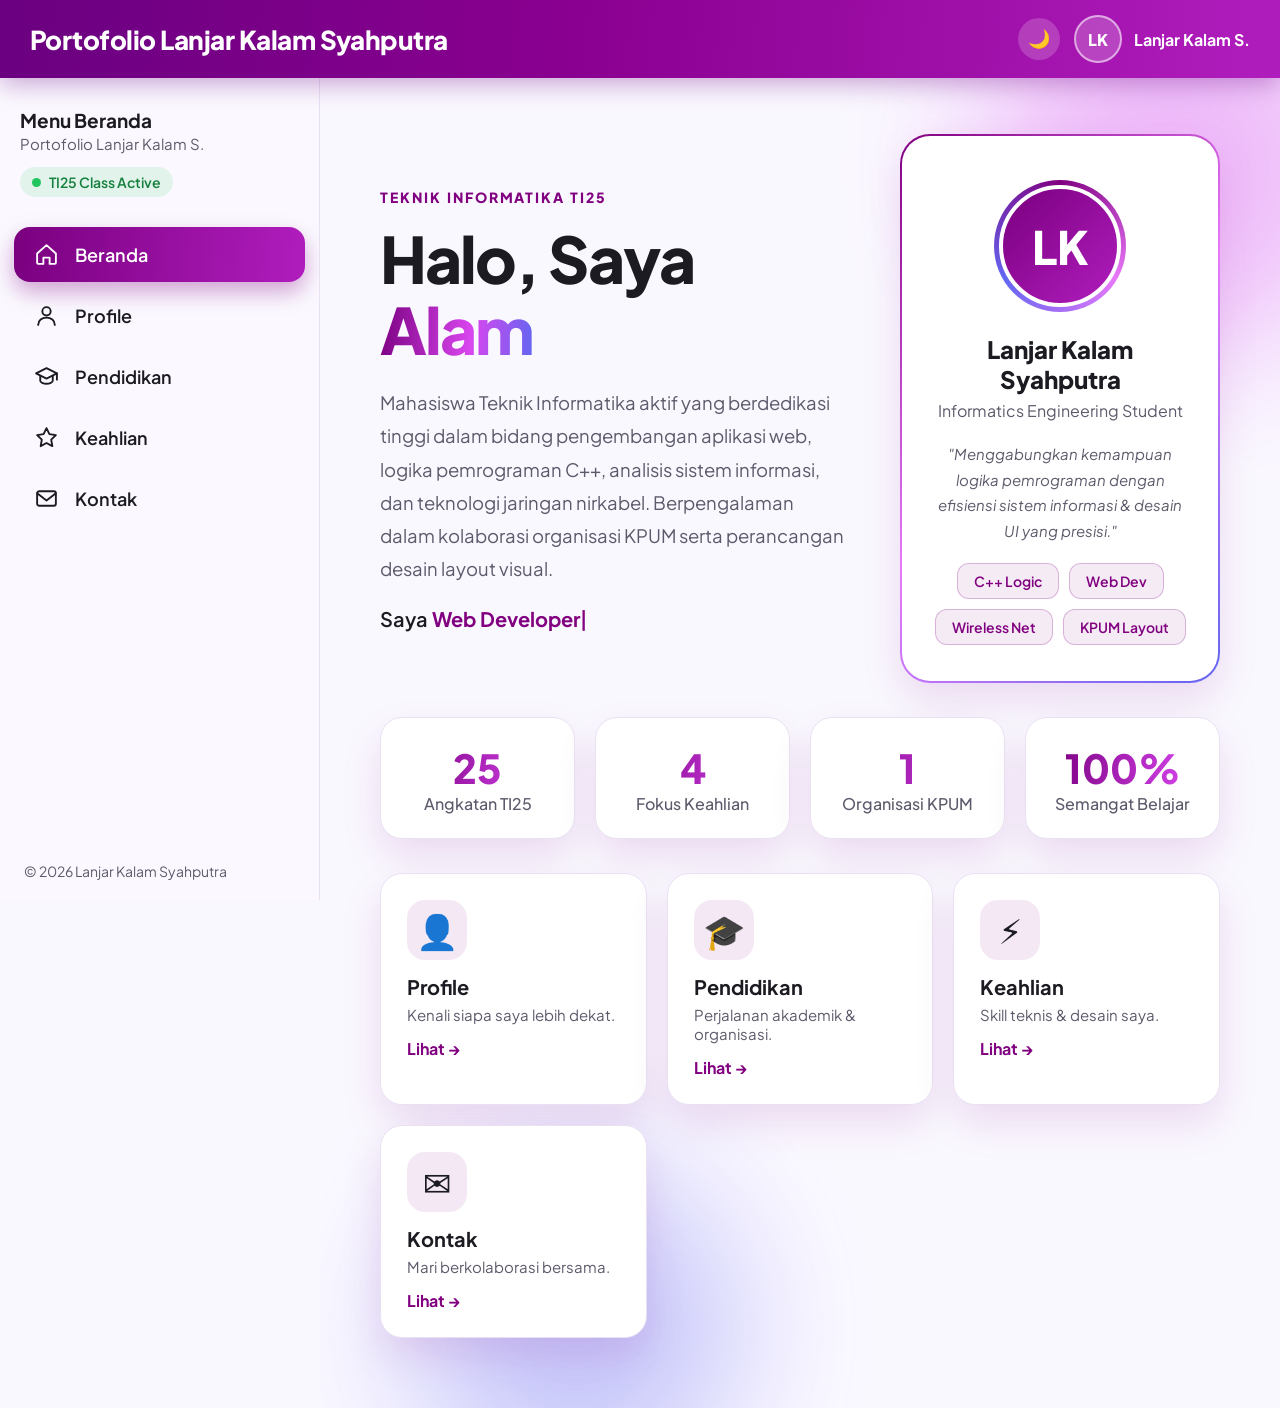
<file: index.html>
<!DOCTYPE html>
<html lang="id">

<head>
  <meta charset="UTF-8">
  <meta name="viewport" content="width=device-width, initial-scale=1">
  <title>Beranda | Portofolio Lanjar Kalam Syahputra</title>
  <link rel="preconnect" href="https://fonts.googleapis.com">
  <link href="https://fonts.googleapis.com/css2?family=Plus+Jakarta+Sans:wght@400;500;600;700;800&display=swap"
    rel="stylesheet">
  <link rel="stylesheet" href="style.css">
  <script src="script.js"></script>
</head>

<body>
  <header class="topbar">
    <button class="burger" id="burger" aria-label="Buka menu">☰</button>
    <a class="logo" href="index.html">Portofolio Lanjar Kalam Syahputra</a>
    <div class="top-right">
      <button class="theme" id="theme" aria-label="Ganti tema">🌙</button>
      <div class="user"><span class="av">LK</span><b>Lanjar Kalam S.</b></div>
    </div>
  </header>
  <div class="layout">
    <aside class="sidebar" id="sidebar">
      <div class="side-head">
        <h3>Menu Beranda</h3>
        <p>Portofolio Lanjar Kalam S.</p>
        <div class="live"><i></i>TI25 Class Active</div>
      </div>
      <nav class="nav">
        <a href="index.html" class="active"><svg viewBox="0 0 24 24">
            <path d="M3 11l9-8 9 8v9a1 1 0 0 1-1 1h-5v-6H9v6H4a1 1 0 0 1-1-1z" />
          </svg><span>Beranda</span></a>
        <a href="profile.html"><svg viewBox="0 0 24 24">
            <circle cx="12" cy="8" r="4" />
            <path d="M4 21c0-4.4 3.6-7 8-7s8 2.6 8 7" />
          </svg><span>Profile</span></a>
        <a href="pendidikan.html"><svg viewBox="0 0 24 24">
            <path d="M2 9l10-5 10 5-10 5z" />
            <path d="M6 11.5V16c0 1.5 3 3 6 3s6-1.5 6-3v-4.5" />
            <path d="M22 9v6" />
          </svg><span>Pendidikan</span></a>
        <a href="keahlian.html"><svg viewBox="0 0 24 24">
            <path d="M12 3l2.8 5.8 6.2.9-4.5 4.4 1.1 6.2L12 17.3 6.4 20.3l1.1-6.2L3 9.7l6.2-.9z" />
          </svg><span>Keahlian</span></a>
        <a href="kontak.html"><svg viewBox="0 0 24 24">
            <rect x="3" y="5" width="18" height="14" rx="2" />
            <path d="M3 7l9 7 9-7" />
          </svg><span>Kontak</span></a>
      </nav>
      <div class="side-foot">© 2026 Lanjar Kalam Syahputra</div>
    </aside>
    <main class="main">
      <div class="blob b1"></div>
      <div class="blob b2"></div>

      <section class="hero">
        <div class="hero-text">
          <span class="eyebrow">Teknik Informatika TI25</span>
          <h1>Halo, Saya<br><span class="grad">Alam </span></h1>
          <p class="lead">Mahasiswa Teknik Informatika aktif yang berdedikasi tinggi dalam bidang pengembangan aplikasi
            web, logika pemrograman C++, analisis sistem informasi, dan teknologi jaringan nirkabel. Berpengalaman dalam
            kolaborasi organisasi KPUM serta perancangan desain layout visual.</p>
          <div class="typing">Saya <b id="typed"></b><span class="caret">|</span></div>
        </div>
        <aside class="pcard">
          <div class="ring">
            <div class="avatar">LK</div>
          </div>
          <h2>Lanjar Kalam Syahputra</h2>
          <div class="role">Informatics Engineering Student</div>
          <p class="quote">"Menggabungkan kemampuan logika pemrograman dengan efisiensi sistem informasi &amp; desain UI
            yang presisi."</p>
          <div class="chips"><span>C++ Logic</span><span>Web Dev</span><span>Wireless Net</span><span>KPUM Layout</span>
          </div>
        </aside>
      </section>
      <section class="stats">
        <div class="stat reveal"><b data-count="25">0</b><span>Angkatan TI25</span></div>
        <div class="stat reveal"><b data-count="4">0</b><span>Fokus Keahlian</span></div>
        <div class="stat reveal"><b data-count="1">0</b><span>Organisasi KPUM</span></div>
        <div class="stat reveal"><b>100%</b><span>Semangat Belajar</span></div>
      </section>
      <section class="quick">
        <a class="qcard reveal" href="profile.html">
          <div class="qi">👤</div>
          <h3>Profile</h3>
          <p>Kenali siapa saya lebih dekat.</p><span>Lihat →</span>
        </a>
        <a class="qcard reveal" href="pendidikan.html">
          <div class="qi">🎓</div>
          <h3>Pendidikan</h3>
          <p>Perjalanan akademik &amp; organisasi.</p><span>Lihat →</span>
        </a>
        <a class="qcard reveal" href="keahlian.html">
          <div class="qi">⚡</div>
          <h3>Keahlian</h3>
          <p>Skill teknis &amp; desain saya.</p><span>Lihat →</span>
        </a>
        <a class="qcard reveal" href="kontak.html">
          <div class="qi">✉️</div>
          <h3>Kontak</h3>
          <p>Mari berkolaborasi bersama.</p><span>Lihat →</span>
        </a>
      </section>
    </main>
  </div>
</body>

</html>
</file>
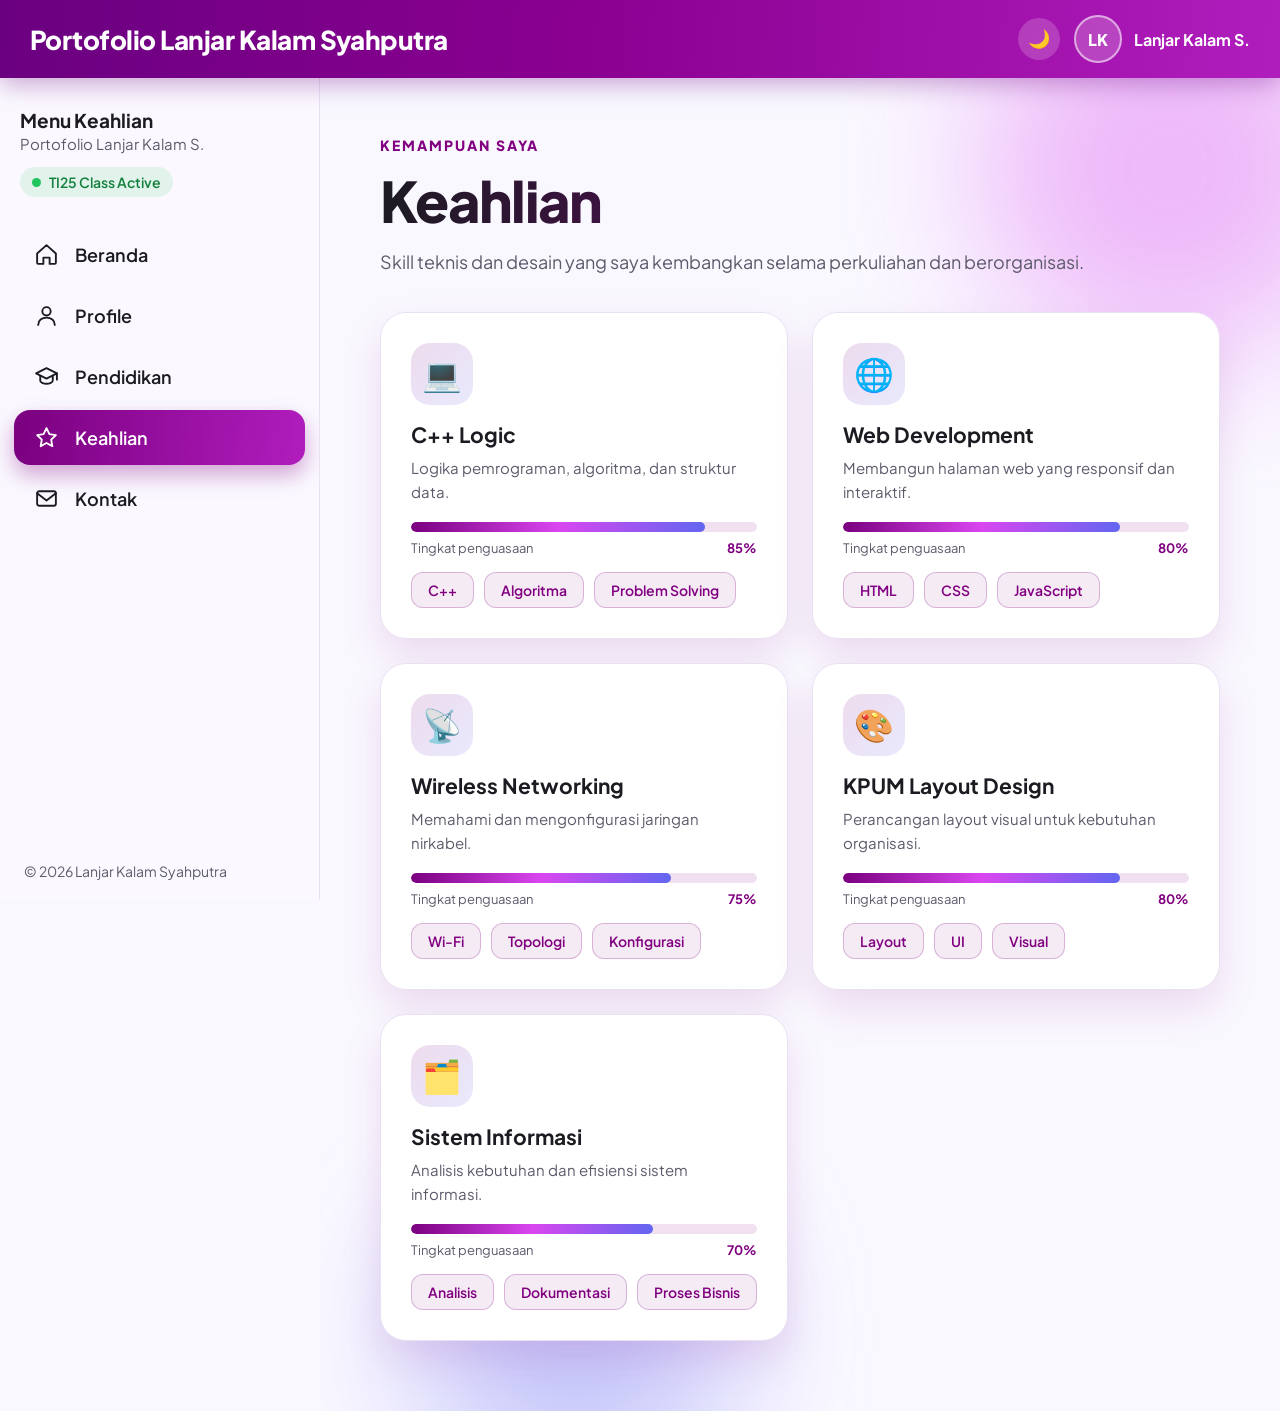
<file: Keahlian.html>
<!DOCTYPE html>
<html lang="id">

<head>
    <meta charset="UTF-8">
    <meta name="viewport" content="width=device-width, initial-scale=1">
    <title>Keahlian | Portofolio Lanjar Kalam Syahputra</title>
    <link rel="preconnect" href="https://fonts.googleapis.com">
    <link href="https://fonts.googleapis.com/css2?family=Plus+Jakarta+Sans:wght@400;500;600;700;800&display=swap"
        rel="stylesheet">
    <link rel="stylesheet" href="style.css">
    <script src="script.js"></script>
</head>

<body>
    <header class="topbar">
        <button class="burger" id="burger" aria-label="Buka menu">☰</button>
        <a class="logo" href="index.html">Portofolio Lanjar Kalam Syahputra</a>
        <div class="top-right">
            <button class="theme" id="theme" aria-label="Ganti tema">🌙</button>
            <div class="user"><span class="av">LK</span><b>Lanjar Kalam S.</b></div>
        </div>
    </header>
    <div class="layout">
        <aside class="sidebar" id="sidebar">
            <div class="side-head">
                <h3>Menu Keahlian</h3>
                <p>Portofolio Lanjar Kalam S.</p>
                <div class="live"><i></i>TI25 Class Active</div>
            </div>
            <nav class="nav">
                <a href="index.html"><svg viewBox="0 0 24 24">
                        <path d="M3 11l9-8 9 8v9a1 1 0 0 1-1 1h-5v-6H9v6H4a1 1 0 0 1-1-1z" />
                    </svg><span>Beranda</span></a>
                <a href="profile.html"><svg viewBox="0 0 24 24">
                        <circle cx="12" cy="8" r="4" />
                        <path d="M4 21c0-4.4 3.6-7 8-7s8 2.6 8 7" />
                    </svg><span>Profile</span></a>
                <a href="pendidikan.html"><svg viewBox="0 0 24 24">
                        <path d="M2 9l10-5 10 5-10 5z" />
                        <path d="M6 11.5V16c0 1.5 3 3 6 3s6-1.5 6-3v-4.5" />
                        <path d="M22 9v6" />
                    </svg><span>Pendidikan</span></a>
                <a href="keahlian.html" class="active"><svg viewBox="0 0 24 24">
                        <path d="M12 3l2.8 5.8 6.2.9-4.5 4.4 1.1 6.2L12 17.3 6.4 20.3l1.1-6.2L3 9.7l6.2-.9z" />
                    </svg><span>Keahlian</span></a>
                <a href="kontak.html"><svg viewBox="0 0 24 24">
                        <rect x="3" y="5" width="18" height="14" rx="2" />
                        <path d="M3 7l9 7 9-7" />
                    </svg><span>Kontak</span></a>
            </nav>
            <div class="side-foot">© 2026 Lanjar Kalam Syahputra</div>
        </aside>
        <main class="main">
            <div class="blob b1"></div>
            <div class="blob b2"></div>
            <div class="phead reveal"><span class="eyebrow">Kemampuan Saya</span>
                <h1>Keahlian</h1>
                <p>Skill teknis dan desain yang saya kembangkan selama perkuliahan dan berorganisasi.</p>
            </div>
            <section class="skills">
                <article class="skill reveal">
                    <div class="si">💻</div>
                    <h3>C++ Logic</h3>
                    <p>Logika pemrograman, algoritma, dan struktur data.</p>
                    <div class="bar">
                        <div class="fill" data-w="85"></div>
                    </div>
                    <div class="pct"><span>Tingkat penguasaan</span><b>85%</b></div>
                    <div class="chips left"><span>C++</span><span>Algoritma</span><span>Problem Solving</span></div>
                </article>
                <article class="skill reveal">
                    <div class="si">🌐</div>
                    <h3>Web Development</h3>
                    <p>Membangun halaman web yang responsif dan interaktif.</p>
                    <div class="bar">
                        <div class="fill" data-w="80"></div>
                    </div>
                    <div class="pct"><span>Tingkat penguasaan</span><b>80%</b></div>
                    <div class="chips left"><span>HTML</span><span>CSS</span><span>JavaScript</span></div>
                </article>
                <article class="skill reveal">
                    <div class="si">📡</div>
                    <h3>Wireless Networking</h3>
                    <p>Memahami dan mengonfigurasi jaringan nirkabel.</p>
                    <div class="bar">
                        <div class="fill" data-w="75"></div>
                    </div>
                    <div class="pct"><span>Tingkat penguasaan</span><b>75%</b></div>
                    <div class="chips left"><span>Wi-Fi</span><span>Topologi</span><span>Konfigurasi</span></div>
                </article>
                <article class="skill reveal">
                    <div class="si">🎨</div>
                    <h3>KPUM Layout Design</h3>
                    <p>Perancangan layout visual untuk kebutuhan organisasi.</p>
                    <div class="bar">
                        <div class="fill" data-w="80"></div>
                    </div>
                    <div class="pct"><span>Tingkat penguasaan</span><b>80%</b></div>
                    <div class="chips left"><span>Layout</span><span>UI</span><span>Visual</span></div>
                </article>
                <article class="skill reveal">
                    <div class="si">🗂️</div>
                    <h3>Sistem Informasi</h3>
                    <p>Analisis kebutuhan dan efisiensi sistem informasi.</p>
                    <div class="bar">
                        <div class="fill" data-w="70"></div>
                    </div>
                    <div class="pct"><span>Tingkat penguasaan</span><b>70%</b></div>
                    <div class="chips left"><span>Analisis</span><span>Dokumentasi</span><span>Proses Bisnis</span>
                    </div>
                </article>
            </section>
        </main>
    </div>
</body>

</html>
</file>
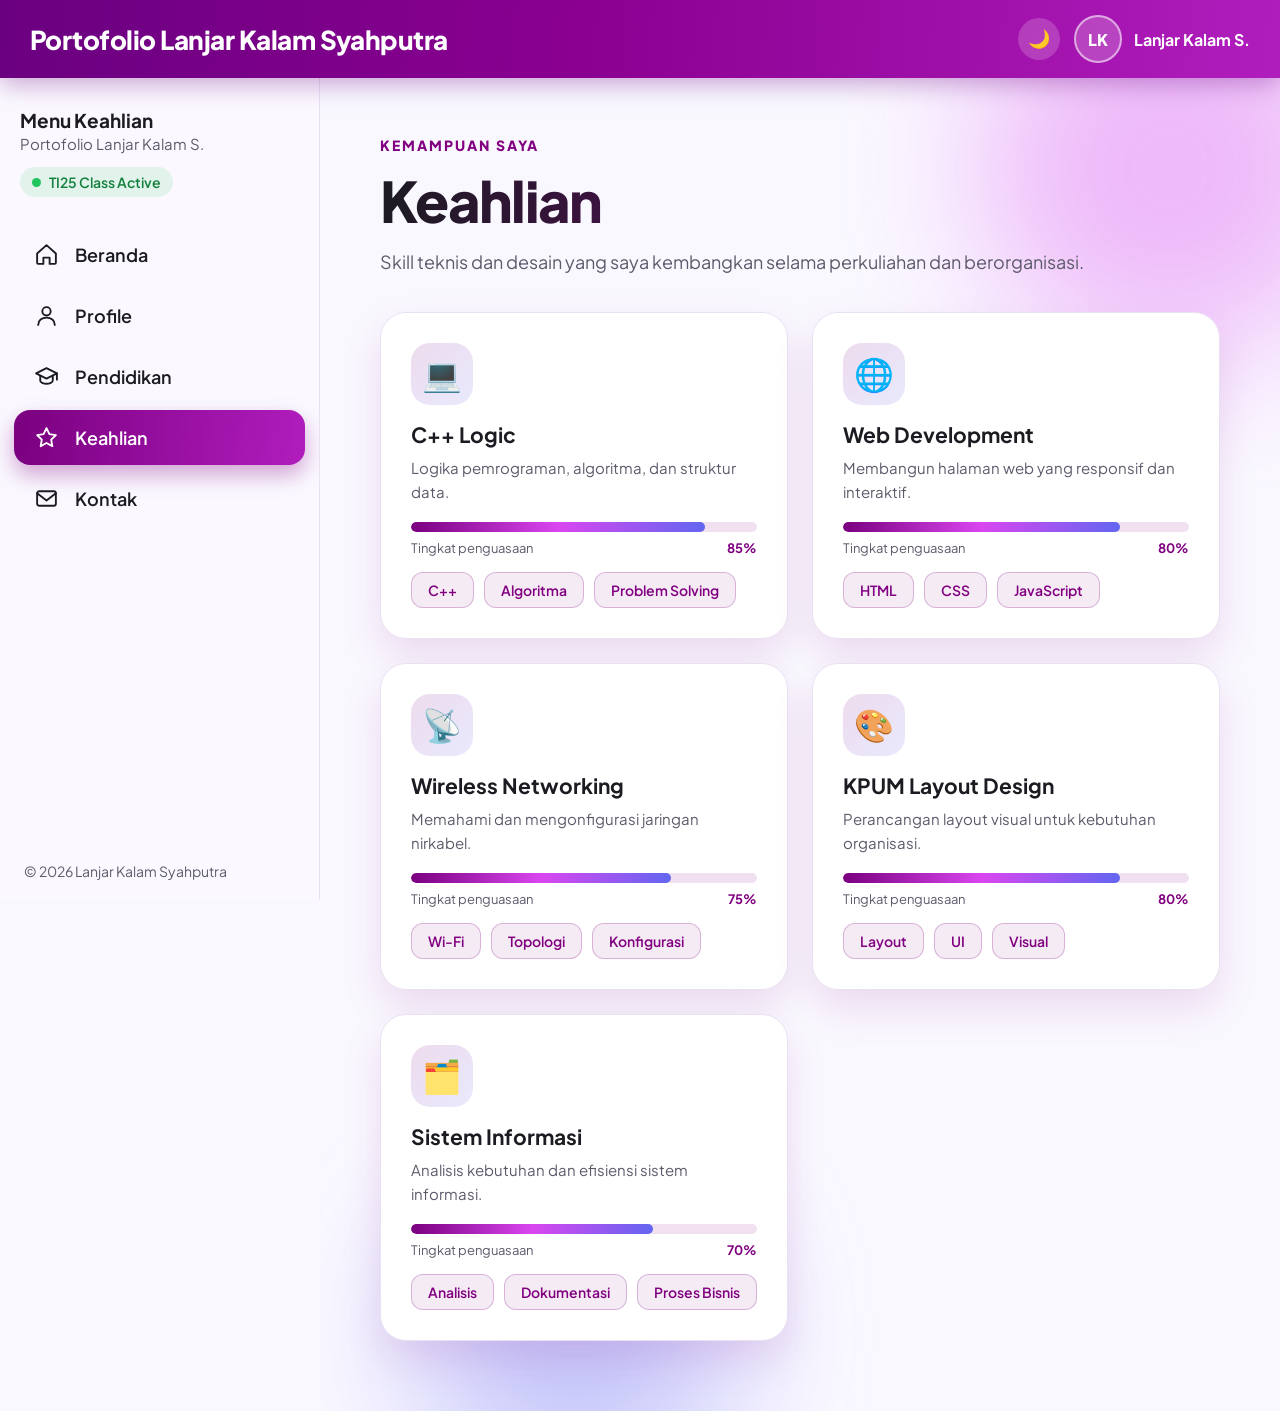
<file: keahlian.html>
<!DOCTYPE html>
<html lang="id">

<head>
    <meta charset="UTF-8">
    <meta name="viewport" content="width=device-width, initial-scale=1">
    <title>Keahlian | Portofolio Lanjar Kalam Syahputra</title>
    <link rel="preconnect" href="https://fonts.googleapis.com">
    <link href="https://fonts.googleapis.com/css2?family=Plus+Jakarta+Sans:wght@400;500;600;700;800&display=swap"
        rel="stylesheet">
    <link rel="stylesheet" href="style.css">
    <script src="script.js"></script>
</head>

<body>
    <header class="topbar">
        <button class="burger" id="burger" aria-label="Buka menu">☰</button>
        <a class="logo" href="index.html">Portofolio Lanjar Kalam Syahputra</a>
        <div class="top-right">
            <button class="theme" id="theme" aria-label="Ganti tema">🌙</button>
            <div class="user"><span class="av">LK</span><b>Lanjar Kalam S.</b></div>
        </div>
    </header>
    <div class="layout">
        <aside class="sidebar" id="sidebar">
            <div class="side-head">
                <h3>Menu Keahlian</h3>
                <p>Portofolio Lanjar Kalam S.</p>
                <div class="live"><i></i>TI25 Class Active</div>
            </div>
            <nav class="nav">
                <a href="index.html"><svg viewBox="0 0 24 24">
                        <path d="M3 11l9-8 9 8v9a1 1 0 0 1-1 1h-5v-6H9v6H4a1 1 0 0 1-1-1z" />
                    </svg><span>Beranda</span></a>
                <a href="profile.html"><svg viewBox="0 0 24 24">
                        <circle cx="12" cy="8" r="4" />
                        <path d="M4 21c0-4.4 3.6-7 8-7s8 2.6 8 7" />
                    </svg><span>Profile</span></a>
                <a href="pendidikan.html"><svg viewBox="0 0 24 24">
                        <path d="M2 9l10-5 10 5-10 5z" />
                        <path d="M6 11.5V16c0 1.5 3 3 6 3s6-1.5 6-3v-4.5" />
                        <path d="M22 9v6" />
                    </svg><span>Pendidikan</span></a>
                <a href="keahlian.html" class="active"><svg viewBox="0 0 24 24">
                        <path d="M12 3l2.8 5.8 6.2.9-4.5 4.4 1.1 6.2L12 17.3 6.4 20.3l1.1-6.2L3 9.7l6.2-.9z" />
                    </svg><span>Keahlian</span></a>
                <a href="kontak.html"><svg viewBox="0 0 24 24">
                        <rect x="3" y="5" width="18" height="14" rx="2" />
                        <path d="M3 7l9 7 9-7" />
                    </svg><span>Kontak</span></a>
            </nav>
            <div class="side-foot">© 2026 Lanjar Kalam Syahputra</div>
        </aside>
        <main class="main">
            <div class="blob b1"></div>
            <div class="blob b2"></div>
            <div class="phead reveal"><span class="eyebrow">Kemampuan Saya</span>
                <h1>Keahlian</h1>
                <p>Skill teknis dan desain yang saya kembangkan selama perkuliahan dan berorganisasi.</p>
            </div>
            <section class="skills">
                <article class="skill reveal">
                    <div class="si">💻</div>
                    <h3>C++ Logic</h3>
                    <p>Logika pemrograman, algoritma, dan struktur data.</p>
                    <div class="bar">
                        <div class="fill" data-w="85"></div>
                    </div>
                    <div class="pct"><span>Tingkat penguasaan</span><b>85%</b></div>
                    <div class="chips left"><span>C++</span><span>Algoritma</span><span>Problem Solving</span></div>
                </article>
                <article class="skill reveal">
                    <div class="si">🌐</div>
                    <h3>Web Development</h3>
                    <p>Membangun halaman web yang responsif dan interaktif.</p>
                    <div class="bar">
                        <div class="fill" data-w="80"></div>
                    </div>
                    <div class="pct"><span>Tingkat penguasaan</span><b>80%</b></div>
                    <div class="chips left"><span>HTML</span><span>CSS</span><span>JavaScript</span></div>
                </article>
                <article class="skill reveal">
                    <div class="si">📡</div>
                    <h3>Wireless Networking</h3>
                    <p>Memahami dan mengonfigurasi jaringan nirkabel.</p>
                    <div class="bar">
                        <div class="fill" data-w="75"></div>
                    </div>
                    <div class="pct"><span>Tingkat penguasaan</span><b>75%</b></div>
                    <div class="chips left"><span>Wi-Fi</span><span>Topologi</span><span>Konfigurasi</span></div>
                </article>
                <article class="skill reveal">
                    <div class="si">🎨</div>
                    <h3>KPUM Layout Design</h3>
                    <p>Perancangan layout visual untuk kebutuhan organisasi.</p>
                    <div class="bar">
                        <div class="fill" data-w="80"></div>
                    </div>
                    <div class="pct"><span>Tingkat penguasaan</span><b>80%</b></div>
                    <div class="chips left"><span>Layout</span><span>UI</span><span>Visual</span></div>
                </article>
                <article class="skill reveal">
                    <div class="si">🗂️</div>
                    <h3>Sistem Informasi</h3>
                    <p>Analisis kebutuhan dan efisiensi sistem informasi.</p>
                    <div class="bar">
                        <div class="fill" data-w="70"></div>
                    </div>
                    <div class="pct"><span>Tingkat penguasaan</span><b>70%</b></div>
                    <div class="chips left"><span>Analisis</span><span>Dokumentasi</span><span>Proses Bisnis</span>
                    </div>
                </article>
            </section>
        </main>
    </div>
</body>

</html>
</file>
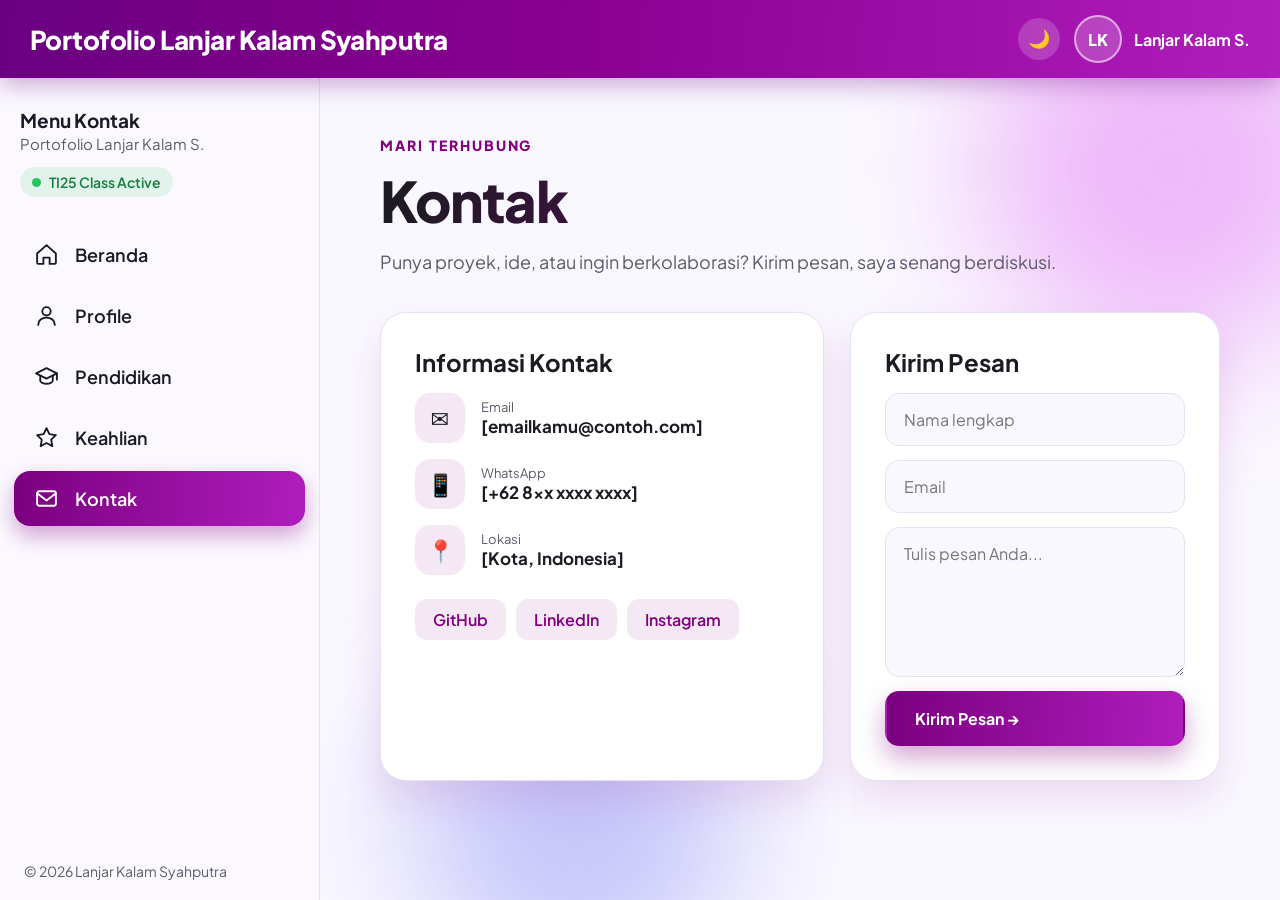
<file: Kontak.html>
<!DOCTYPE html>
<html lang="id">

<head>
    <meta charset="UTF-8">
    <meta name="viewport" content="width=device-width, initial-scale=1">
    <title>Kontak | Portofolio Lanjar Kalam Syahputra</title>
    <link rel="preconnect" href="https://fonts.googleapis.com">
    <link href="https://fonts.googleapis.com/css2?family=Plus+Jakarta+Sans:wght@400;500;600;700;800&display=swap"
        rel="stylesheet">
    <link rel="stylesheet" href="style.css">
    <script src="script.js"></script>
</head>

<body>
    <header class="topbar">
        <button class="burger" id="burger" aria-label="Buka menu">☰</button>
        <a class="logo" href="index.html">Portofolio Lanjar Kalam Syahputra</a>
        <div class="top-right">
            <button class="theme" id="theme" aria-label="Ganti tema">🌙</button>
            <div class="user"><span class="av">LK</span><b>Lanjar Kalam S.</b></div>
        </div>
    </header>
    <div class="layout">
        <aside class="sidebar" id="sidebar">
            <div class="side-head">
                <h3>Menu Kontak</h3>
                <p>Portofolio Lanjar Kalam S.</p>
                <div class="live"><i></i>TI25 Class Active</div>
            </div>
            <nav class="nav">
                <a href="index.html"><svg viewBox="0 0 24 24">
                        <path d="M3 11l9-8 9 8v9a1 1 0 0 1-1 1h-5v-6H9v6H4a1 1 0 0 1-1-1z" />
                    </svg><span>Beranda</span></a>
                <a href="profile.html"><svg viewBox="0 0 24 24">
                        <circle cx="12" cy="8" r="4" />
                        <path d="M4 21c0-4.4 3.6-7 8-7s8 2.6 8 7" />
                    </svg><span>Profile</span></a>
                <a href="pendidikan.html"><svg viewBox="0 0 24 24">
                        <path d="M2 9l10-5 10 5-10 5z" />
                        <path d="M6 11.5V16c0 1.5 3 3 6 3s6-1.5 6-3v-4.5" />
                        <path d="M22 9v6" />
                    </svg><span>Pendidikan</span></a>
                <a href="keahlian.html"><svg viewBox="0 0 24 24">
                        <path d="M12 3l2.8 5.8 6.2.9-4.5 4.4 1.1 6.2L12 17.3 6.4 20.3l1.1-6.2L3 9.7l6.2-.9z" />
                    </svg><span>Keahlian</span></a>
                <a href="kontak.html" class="active"><svg viewBox="0 0 24 24">
                        <rect x="3" y="5" width="18" height="14" rx="2" />
                        <path d="M3 7l9 7 9-7" />
                    </svg><span>Kontak</span></a>
            </nav>
            <div class="side-foot">© 2026 Lanjar Kalam Syahputra</div>
        </aside>
        <main class="main">
            <div class="blob b1"></div>
            <div class="blob b2"></div>
            <div class="phead reveal"><span class="eyebrow">Mari Terhubung</span>
                <h1>Kontak</h1>
                <p>Punya proyek, ide, atau ingin berkolaborasi? Kirim pesan, saya senang berdiskusi.</p>
            </div>
            <section class="two">
                <article class="card reveal">
                    <h2>Informasi Kontak</h2>
                    <ul class="facts">
                        <li><i>✉️</i>
                            <div><small>Email</small><b>[emailkamu@contoh.com]</b></div>
                        </li>
                        <li><i>📱</i>
                            <div><small>WhatsApp</small><b>[+62 8xx xxxx xxxx]</b></div>
                        </li>
                        <li><i>📍</i>
                            <div><small>Lokasi</small><b>[Kota, Indonesia]</b></div>
                        </li>
                    </ul>
                    <div class="social"><a href="#">GitHub</a><a href="#">LinkedIn</a><a href="#">Instagram</a></div>
                </article>
                <article class="card reveal">
                    <h2>Kirim Pesan</h2>
                    <form id="contact-form">
                        <input type="text" placeholder="Nama lengkap" required>
                        <input type="email" placeholder="Email" required>
                        <textarea placeholder="Tulis pesan Anda..." required></textarea>
                        <button class="btn primary" type="submit">Kirim Pesan →</button>
                        <div class="ok" id="ok">Terima kasih! Pesan Anda sudah terkirim.</div>
                    </form>
                </article>
            </section>
        </main>
    </div>
</body>

</html>
</file>
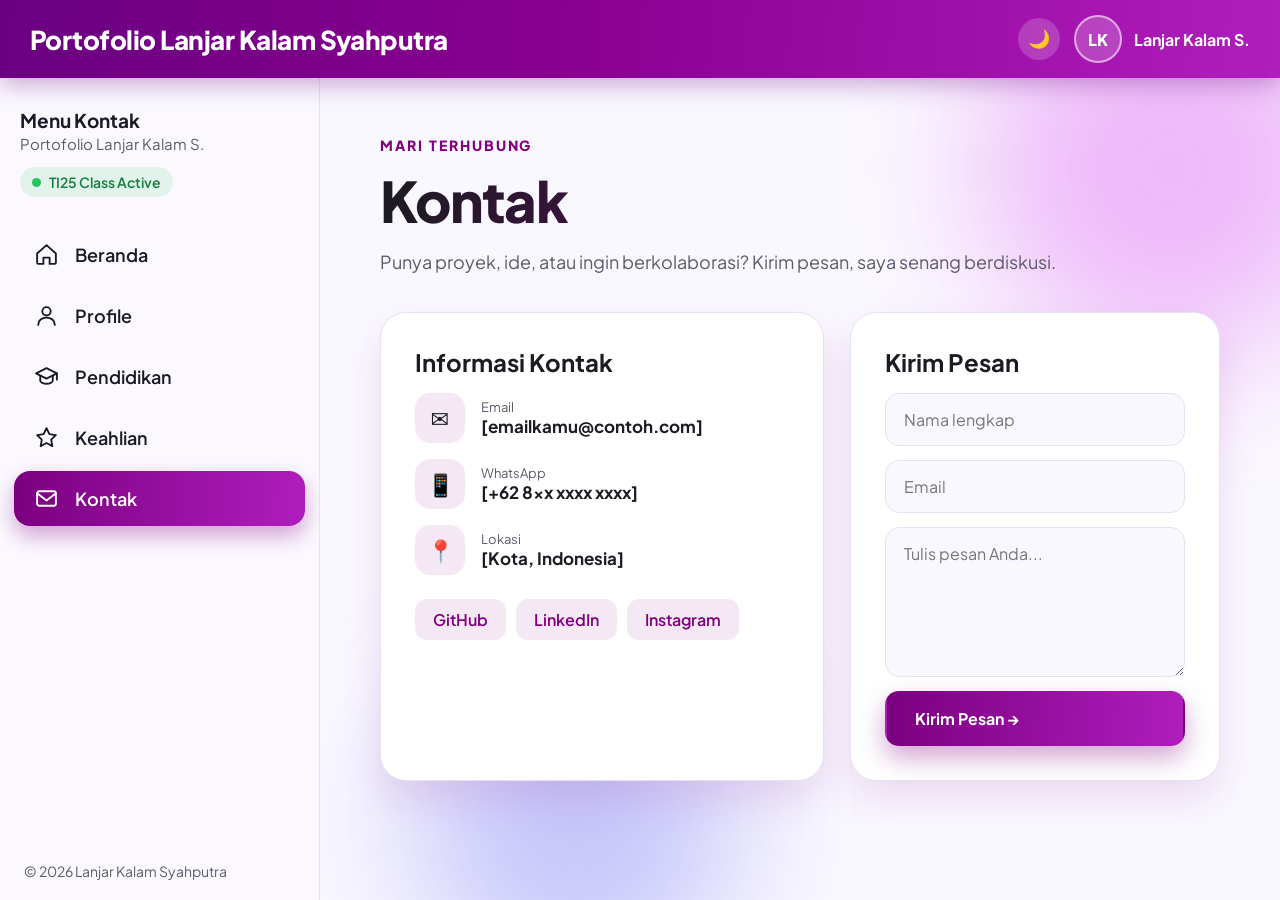
<file: kontak.html>
<!DOCTYPE html>
<html lang="id">

<head>
    <meta charset="UTF-8">
    <meta name="viewport" content="width=device-width, initial-scale=1">
    <title>Kontak | Portofolio Lanjar Kalam Syahputra</title>
    <link rel="preconnect" href="https://fonts.googleapis.com">
    <link href="https://fonts.googleapis.com/css2?family=Plus+Jakarta+Sans:wght@400;500;600;700;800&display=swap"
        rel="stylesheet">
    <link rel="stylesheet" href="style.css">
    <script src="script.js"></script>
</head>

<body>
    <header class="topbar">
        <button class="burger" id="burger" aria-label="Buka menu">☰</button>
        <a class="logo" href="index.html">Portofolio Lanjar Kalam Syahputra</a>
        <div class="top-right">
            <button class="theme" id="theme" aria-label="Ganti tema">🌙</button>
            <div class="user"><span class="av">LK</span><b>Lanjar Kalam S.</b></div>
        </div>
    </header>
    <div class="layout">
        <aside class="sidebar" id="sidebar">
            <div class="side-head">
                <h3>Menu Kontak</h3>
                <p>Portofolio Lanjar Kalam S.</p>
                <div class="live"><i></i>TI25 Class Active</div>
            </div>
            <nav class="nav">
                <a href="index.html"><svg viewBox="0 0 24 24">
                        <path d="M3 11l9-8 9 8v9a1 1 0 0 1-1 1h-5v-6H9v6H4a1 1 0 0 1-1-1z" />
                    </svg><span>Beranda</span></a>
                <a href="profile.html"><svg viewBox="0 0 24 24">
                        <circle cx="12" cy="8" r="4" />
                        <path d="M4 21c0-4.4 3.6-7 8-7s8 2.6 8 7" />
                    </svg><span>Profile</span></a>
                <a href="pendidikan.html"><svg viewBox="0 0 24 24">
                        <path d="M2 9l10-5 10 5-10 5z" />
                        <path d="M6 11.5V16c0 1.5 3 3 6 3s6-1.5 6-3v-4.5" />
                        <path d="M22 9v6" />
                    </svg><span>Pendidikan</span></a>
                <a href="keahlian.html"><svg viewBox="0 0 24 24">
                        <path d="M12 3l2.8 5.8 6.2.9-4.5 4.4 1.1 6.2L12 17.3 6.4 20.3l1.1-6.2L3 9.7l6.2-.9z" />
                    </svg><span>Keahlian</span></a>
                <a href="kontak.html" class="active"><svg viewBox="0 0 24 24">
                        <rect x="3" y="5" width="18" height="14" rx="2" />
                        <path d="M3 7l9 7 9-7" />
                    </svg><span>Kontak</span></a>
            </nav>
            <div class="side-foot">© 2026 Lanjar Kalam Syahputra</div>
        </aside>
        <main class="main">
            <div class="blob b1"></div>
            <div class="blob b2"></div>
            <div class="phead reveal"><span class="eyebrow">Mari Terhubung</span>
                <h1>Kontak</h1>
                <p>Punya proyek, ide, atau ingin berkolaborasi? Kirim pesan, saya senang berdiskusi.</p>
            </div>
            <section class="two">
                <article class="card reveal">
                    <h2>Informasi Kontak</h2>
                    <ul class="facts">
                        <li><i>✉️</i>
                            <div><small>Email</small><b>[emailkamu@contoh.com]</b></div>
                        </li>
                        <li><i>📱</i>
                            <div><small>WhatsApp</small><b>[+62 8xx xxxx xxxx]</b></div>
                        </li>
                        <li><i>📍</i>
                            <div><small>Lokasi</small><b>[Kota, Indonesia]</b></div>
                        </li>
                    </ul>
                    <div class="social"><a href="#">GitHub</a><a href="#">LinkedIn</a><a href="#">Instagram</a></div>
                </article>
                <article class="card reveal">
                    <h2>Kirim Pesan</h2>
                    <form id="contact-form">
                        <input type="text" placeholder="Nama lengkap" required>
                        <input type="email" placeholder="Email" required>
                        <textarea placeholder="Tulis pesan Anda..." required></textarea>
                        <button class="btn primary" type="submit">Kirim Pesan →</button>
                        <div class="ok" id="ok">Terima kasih! Pesan Anda sudah terkirim.</div>
                    </form>
                </article>
            </section>
        </main>
    </div>
</body>

</html>
</file>
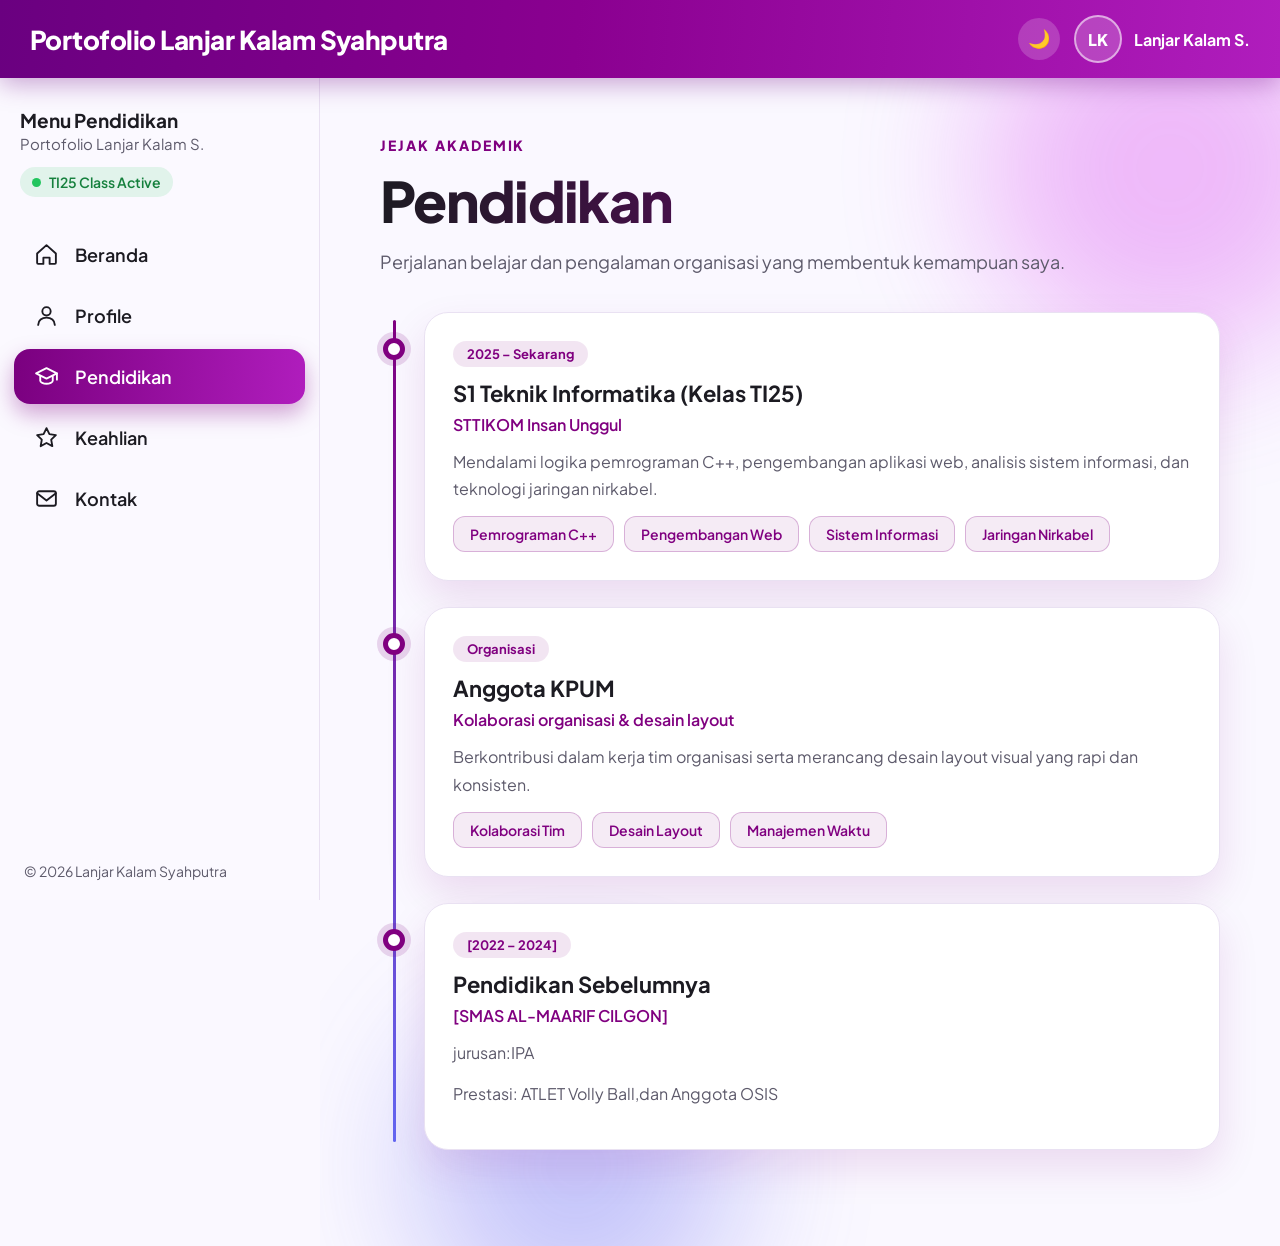
<file: pendidikan.html>
<!DOCTYPE html>
<html lang="id">

<head>
    <meta charset="UTF-8">
    <meta name="viewport" content="width=device-width, initial-scale=1">
    <title>Pendidikan | Portofolio Lanjar Kalam Syahputra</title>
    <link rel="preconnect" href="https://fonts.googleapis.com">
    <link href="https://fonts.googleapis.com/css2?family=Plus+Jakarta+Sans:wght@400;500;600;700;800&display=swap"
        rel="stylesheet">
    <link rel="stylesheet" href="style.css">
    <script src="script.js"></script>
</head>

<body>
    <header class="topbar">
        <button class="burger" id="burger" aria-label="Buka menu">☰</button>
        <a class="logo" href="index.html">Portofolio Lanjar Kalam Syahputra</a>
        <div class="top-right">
            <button class="theme" id="theme" aria-label="Ganti tema">🌙</button>
            <div class="user"><span class="av">LK</span><b>Lanjar Kalam S.</b></div>
        </div>
    </header>
    <div class="layout">
        <aside class="sidebar" id="sidebar">
            <div class="side-head">
                <h3>Menu Pendidikan</h3>
                <p>Portofolio Lanjar Kalam S.</p>
                <div class="live"><i></i>TI25 Class Active</div>
            </div>
            <nav class="nav">
                <a href="index.html"><svg viewBox="0 0 24 24">
                        <path d="M3 11l9-8 9 8v9a1 1 0 0 1-1 1h-5v-6H9v6H4a1 1 0 0 1-1-1z" />
                    </svg><span>Beranda</span></a>
                <a href="profile.html"><svg viewBox="0 0 24 24">
                        <circle cx="12" cy="8" r="4" />
                        <path d="M4 21c0-4.4 3.6-7 8-7s8 2.6 8 7" />
                    </svg><span>Profile</span></a>
                <a href="pendidikan.html" class="active"><svg viewBox="0 0 24 24">
                        <path d="M2 9l10-5 10 5-10 5z" />
                        <path d="M6 11.5V16c0 1.5 3 3 6 3s6-1.5 6-3v-4.5" />
                        <path d="M22 9v6" />
                    </svg><span>Pendidikan</span></a>
                <a href="keahlian.html"><svg viewBox="0 0 24 24">
                        <path d="M12 3l2.8 5.8 6.2.9-4.5 4.4 1.1 6.2L12 17.3 6.4 20.3l1.1-6.2L3 9.7l6.2-.9z" />
                    </svg><span>Keahlian</span></a>
                <a href="kontak.html"><svg viewBox="0 0 24 24">
                        <rect x="3" y="5" width="18" height="14" rx="2" />
                        <path d="M3 7l9 7 9-7" />
                    </svg><span>Kontak</span></a>
            </nav>
            <div class="side-foot">© 2026 Lanjar Kalam Syahputra</div>
        </aside>
        <main class="main">
            <div class="blob b1"></div>
            <div class="blob b2"></div>
            <div class="phead reveal"><span class="eyebrow">Jejak Akademik</span>
                <h1>Pendidikan</h1>
                <p>Perjalanan belajar dan pengalaman organisasi yang membentuk kemampuan saya.</p>
            </div>
            <section class="timeline">
                <article class="tl reveal">
                    <div class="dot"></div>
                    <div class="tl-card">
                        <span class="date">2025 – Sekarang</span>
                        <h3>S1 Teknik Informatika (Kelas TI25)</h3>
                        <p class="inst">STTIKOM Insan Unggul</p>
                        <p>Mendalami logika pemrograman C++, pengembangan aplikasi web, analisis sistem informasi, dan
                            teknologi jaringan nirkabel.</p>
                        <div class="chips left"><span>Pemrograman C++</span><span>Pengembangan Web</span><span>Sistem
                                Informasi</span><span>Jaringan Nirkabel</span></div>
                    </div>
                </article>
                <article class="tl reveal">
                    <div class="dot"></div>
                    <div class="tl-card">
                        <span class="date">Organisasi</span>
                        <h3>Anggota KPUM</h3>
                        <p class="inst">Kolaborasi organisasi &amp; desain layout</p>
                        <p>Berkontribusi dalam kerja tim organisasi serta merancang desain layout visual yang rapi dan
                            konsisten.</p>
                        <div class="chips left"><span>Kolaborasi Tim</span><span>Desain Layout</span><span>Manajemen
                                Waktu</span></div>
                    </div>
                </article>
                <article class="tl reveal">
                    <div class="dot"></div>
                    <div class="tl-card">
                        <span class="date">[2022 – 2024]</span>
                        <h3>Pendidikan Sebelumnya</h3>
                        <p class="inst">[SMAS AL-MAARIF CILGON]</p>
                        <p>jurusan:IPA</p>
                        <p>Prestasi: ATLET Volly Ball,dan Anggota OSIS</p>
                    </div>
                </article>
            </section>
        </main>
    </div>
</body>

</html>
</file>
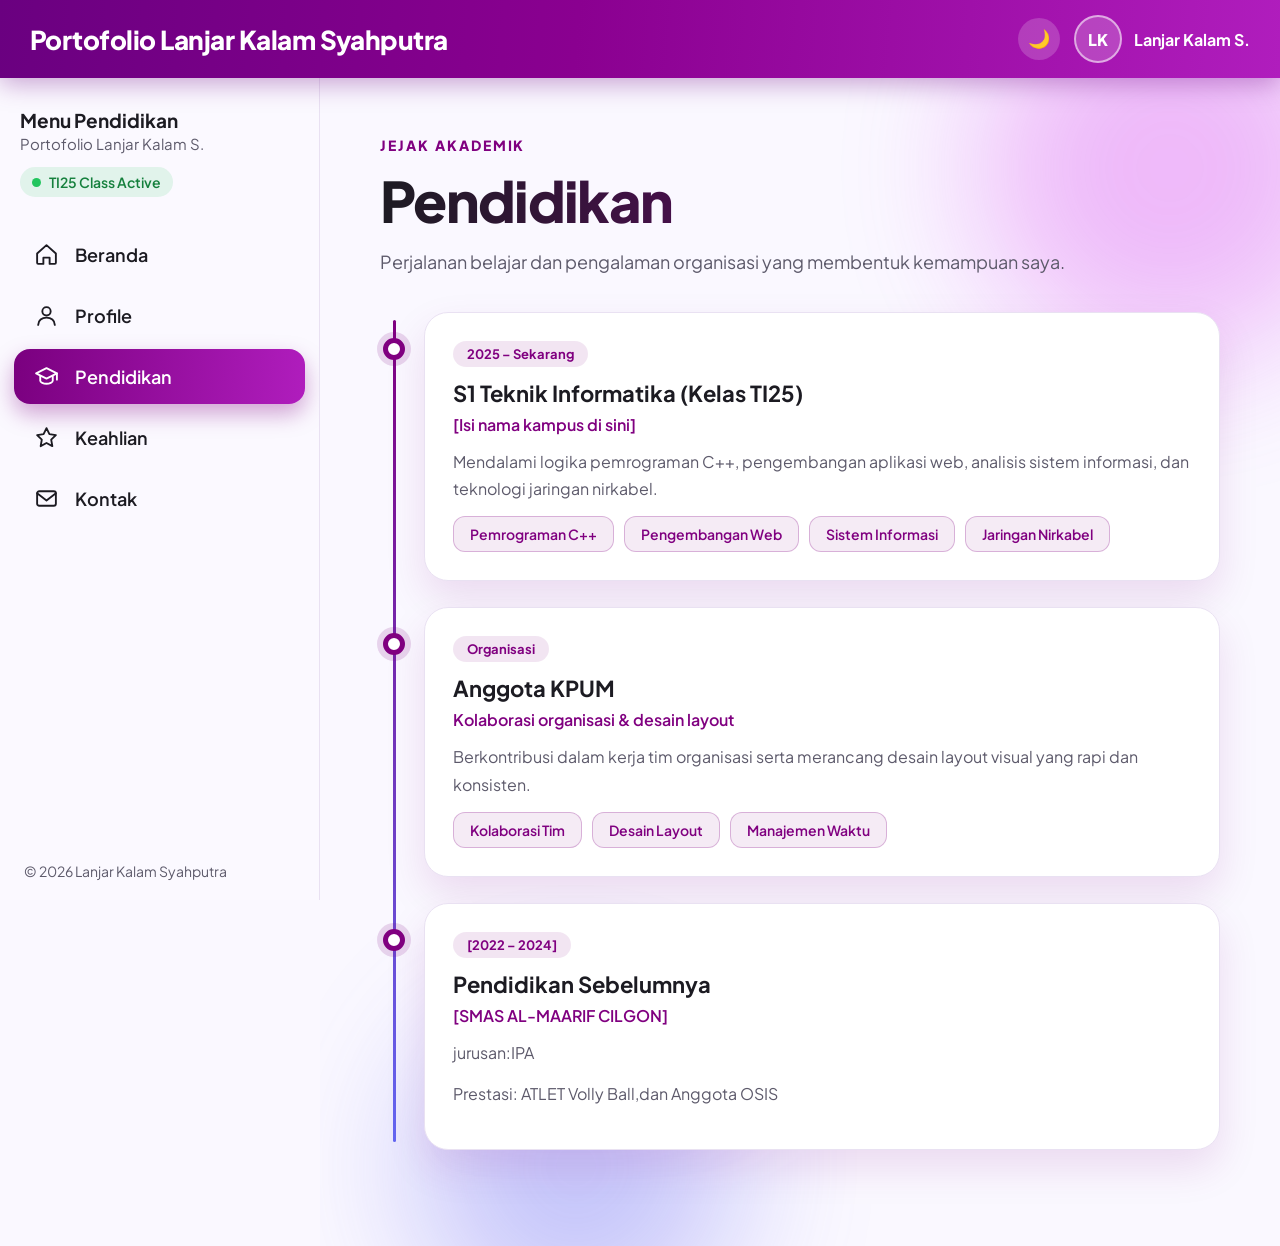
<file: Pendidikan.html>
<!DOCTYPE html>
<html lang="id">

<head>
    <meta charset="UTF-8">
    <meta name="viewport" content="width=device-width, initial-scale=1">
    <title>Pendidikan | Portofolio Lanjar Kalam Syahputra</title>
    <link rel="preconnect" href="https://fonts.googleapis.com">
    <link href="https://fonts.googleapis.com/css2?family=Plus+Jakarta+Sans:wght@400;500;600;700;800&display=swap"
        rel="stylesheet">
    <link rel="stylesheet" href="style.css">
    <script src="script.js"></script>
</head>

<body>
    <header class="topbar">
        <button class="burger" id="burger" aria-label="Buka menu">☰</button>
        <a class="logo" href="index.html">Portofolio Lanjar Kalam Syahputra</a>
        <div class="top-right">
            <button class="theme" id="theme" aria-label="Ganti tema">🌙</button>
            <div class="user"><span class="av">LK</span><b>Lanjar Kalam S.</b></div>
        </div>
    </header>
    <div class="layout">
        <aside class="sidebar" id="sidebar">
            <div class="side-head">
                <h3>Menu Pendidikan</h3>
                <p>Portofolio Lanjar Kalam S.</p>
                <div class="live"><i></i>TI25 Class Active</div>
            </div>
            <nav class="nav">
                <a href="index.html"><svg viewBox="0 0 24 24">
                        <path d="M3 11l9-8 9 8v9a1 1 0 0 1-1 1h-5v-6H9v6H4a1 1 0 0 1-1-1z" />
                    </svg><span>Beranda</span></a>
                <a href="profile.html"><svg viewBox="0 0 24 24">
                        <circle cx="12" cy="8" r="4" />
                        <path d="M4 21c0-4.4 3.6-7 8-7s8 2.6 8 7" />
                    </svg><span>Profile</span></a>
                <a href="pendidikan.html" class="active"><svg viewBox="0 0 24 24">
                        <path d="M2 9l10-5 10 5-10 5z" />
                        <path d="M6 11.5V16c0 1.5 3 3 6 3s6-1.5 6-3v-4.5" />
                        <path d="M22 9v6" />
                    </svg><span>Pendidikan</span></a>
                <a href="keahlian.html"><svg viewBox="0 0 24 24">
                        <path d="M12 3l2.8 5.8 6.2.9-4.5 4.4 1.1 6.2L12 17.3 6.4 20.3l1.1-6.2L3 9.7l6.2-.9z" />
                    </svg><span>Keahlian</span></a>
                <a href="kontak.html"><svg viewBox="0 0 24 24">
                        <rect x="3" y="5" width="18" height="14" rx="2" />
                        <path d="M3 7l9 7 9-7" />
                    </svg><span>Kontak</span></a>
            </nav>
            <div class="side-foot">© 2026 Lanjar Kalam Syahputra</div>
        </aside>
        <main class="main">
            <div class="blob b1"></div>
            <div class="blob b2"></div>
            <div class="phead reveal"><span class="eyebrow">Jejak Akademik</span>
                <h1>Pendidikan</h1>
                <p>Perjalanan belajar dan pengalaman organisasi yang membentuk kemampuan saya.</p>
            </div>
            <section class="timeline">
                <article class="tl reveal">
                    <div class="dot"></div>
                    <div class="tl-card">
                        <span class="date">2025 – Sekarang</span>
                        <h3>S1 Teknik Informatika (Kelas TI25)</h3>
                        <p class="inst">[Isi nama kampus di sini]</p>
                        <p>Mendalami logika pemrograman C++, pengembangan aplikasi web, analisis sistem informasi, dan
                            teknologi jaringan nirkabel.</p>
                        <div class="chips left"><span>Pemrograman C++</span><span>Pengembangan Web</span><span>Sistem
                                Informasi</span><span>Jaringan Nirkabel</span></div>
                    </div>
                </article>
                <article class="tl reveal">
                    <div class="dot"></div>
                    <div class="tl-card">
                        <span class="date">Organisasi</span>
                        <h3>Anggota KPUM</h3>
                        <p class="inst">Kolaborasi organisasi &amp; desain layout</p>
                        <p>Berkontribusi dalam kerja tim organisasi serta merancang desain layout visual yang rapi dan
                            konsisten.</p>
                        <div class="chips left"><span>Kolaborasi Tim</span><span>Desain Layout</span><span>Manajemen
                                Waktu</span></div>
                    </div>
                </article>
                <article class="tl reveal">
                    <div class="dot"></div>
                    <div class="tl-card">
                        <span class="date">[2022 – 2024]</span>
                        <h3>Pendidikan Sebelumnya</h3>
                        <p class="inst">[SMAS AL-MAARIF CILGON]</p>
                        <p>jurusan:IPA</p>
                        <p>Prestasi: ATLET Volly Ball,dan Anggota OSIS</p>
                    </div>
                </article>
            </section>
        </main>
    </div>
</body>

</html>
</file>
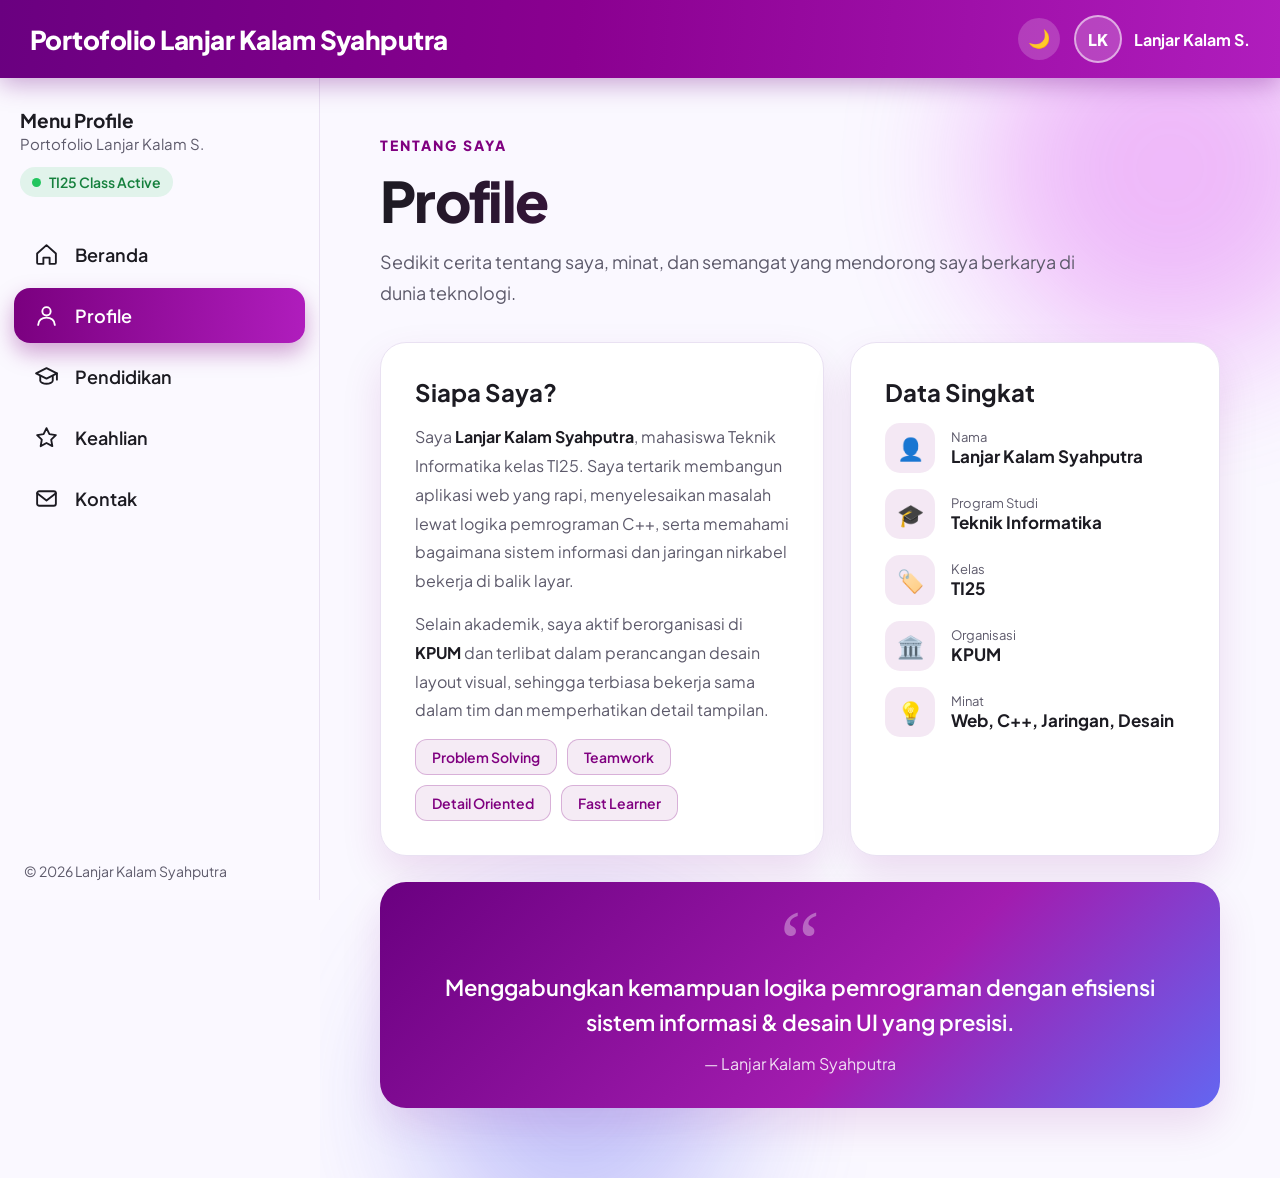
<file: Profile.html>
<!DOCTYPE html>
<html lang="id">

<head>
    <meta charset="UTF-8">
    <meta name="viewport" content="width=device-width, initial-scale=1">
    <title>Profile | Portofolio Lanjar Kalam Syahputra</title>
    <link rel="preconnect" href="https://fonts.googleapis.com">
    <link href="https://fonts.googleapis.com/css2?family=Plus+Jakarta+Sans:wght@400;500;600;700;800&display=swap"
        rel="stylesheet">
    <link rel="stylesheet" href="style.css">
    <script src="script.js"></script>
</head>

<body>
    <header class="topbar">
        <button class="burger" id="burger" aria-label="Buka menu">☰</button>
        <a class="logo" href="index.html">Portofolio Lanjar Kalam Syahputra</a>
        <div class="top-right">
            <button class="theme" id="theme" aria-label="Ganti tema">🌙</button>
            <div class="user"><span class="av">LK</span><b>Lanjar Kalam S.</b></div>
        </div>
    </header>
    <div class="layout">
        <aside class="sidebar" id="sidebar">
            <div class="side-head">
                <h3>Menu Profile</h3>
                <p>Portofolio Lanjar Kalam S.</p>
                <div class="live"><i></i>TI25 Class Active</div>
            </div>
            <nav class="nav">
                <a href="index.html"><svg viewBox="0 0 24 24">
                        <path d="M3 11l9-8 9 8v9a1 1 0 0 1-1 1h-5v-6H9v6H4a1 1 0 0 1-1-1z" />
                    </svg><span>Beranda</span></a>
                <a href="profile.html" class="active"><svg viewBox="0 0 24 24">
                        <circle cx="12" cy="8" r="4" />
                        <path d="M4 21c0-4.4 3.6-7 8-7s8 2.6 8 7" />
                    </svg><span>Profile</span></a>
                <a href="pendidikan.html"><svg viewBox="0 0 24 24">
                        <path d="M2 9l10-5 10 5-10 5z" />
                        <path d="M6 11.5V16c0 1.5 3 3 6 3s6-1.5 6-3v-4.5" />
                        <path d="M22 9v6" />
                    </svg><span>Pendidikan</span></a>
                <a href="keahlian.html"><svg viewBox="0 0 24 24">
                        <path d="M12 3l2.8 5.8 6.2.9-4.5 4.4 1.1 6.2L12 17.3 6.4 20.3l1.1-6.2L3 9.7l6.2-.9z" />
                    </svg><span>Keahlian</span></a>
                <a href="kontak.html"><svg viewBox="0 0 24 24">
                        <rect x="3" y="5" width="18" height="14" rx="2" />
                        <path d="M3 7l9 7 9-7" />
                    </svg><span>Kontak</span></a>
            </nav>
            <div class="side-foot">© 2026 Lanjar Kalam Syahputra</div>
        </aside>
        <main class="main">
            <div class="blob b1"></div>
            <div class="blob b2"></div>
            <div class="phead reveal"><span class="eyebrow">Tentang Saya</span>
                <h1>Profile</h1>
                <p>Sedikit cerita tentang saya, minat, dan semangat yang mendorong saya berkarya di dunia teknologi.</p>
            </div>
            <section class="two">
                <article class="card reveal">
                    <h2>Siapa Saya?</h2>
                    <p>Saya <b>Lanjar Kalam Syahputra</b>, mahasiswa Teknik Informatika kelas TI25. Saya tertarik
                        membangun aplikasi web yang rapi, menyelesaikan masalah lewat logika pemrograman C++, serta
                        memahami bagaimana sistem informasi dan jaringan nirkabel bekerja di balik layar.</p>
                    <p>Selain akademik, saya aktif berorganisasi di <b>KPUM</b> dan terlibat dalam perancangan desain
                        layout visual, sehingga terbiasa bekerja sama dalam tim dan memperhatikan detail tampilan.</p>
                    <div class="chips left"><span>Problem Solving</span><span>Teamwork</span><span>Detail
                            Oriented</span><span>Fast Learner</span></div>
                </article>
                <article class="card reveal">
                    <h2>Data Singkat</h2>
                    <ul class="facts">
                        <li><i>👤</i>
                            <div><small>Nama</small><b>Lanjar Kalam Syahputra</b></div>
                        </li>
                        <li><i>🎓</i>
                            <div><small>Program Studi</small><b>Teknik Informatika</b></div>
                        </li>
                        <li><i>🏷️</i>
                            <div><small>Kelas</small><b>TI25</b></div>
                        </li>
                        <li><i>🏛️</i>
                            <div><small>Organisasi</small><b>KPUM</b></div>
                        </li>
                        <li><i>💡</i>
                            <div><small>Minat</small><b>Web, C++, Jaringan, Desain</b></div>
                        </li>
                    </ul>
                </article>
            </section>
            <section class="card reveal quote-big">
                <div class="qm">“</div>
                <p>Menggabungkan kemampuan logika pemrograman dengan efisiensi sistem informasi &amp; desain UI yang
                    presisi.</p>
                <span>— Lanjar Kalam Syahputra</span>
            </section>
        </main>
    </div>
</body>

</html>
</file>
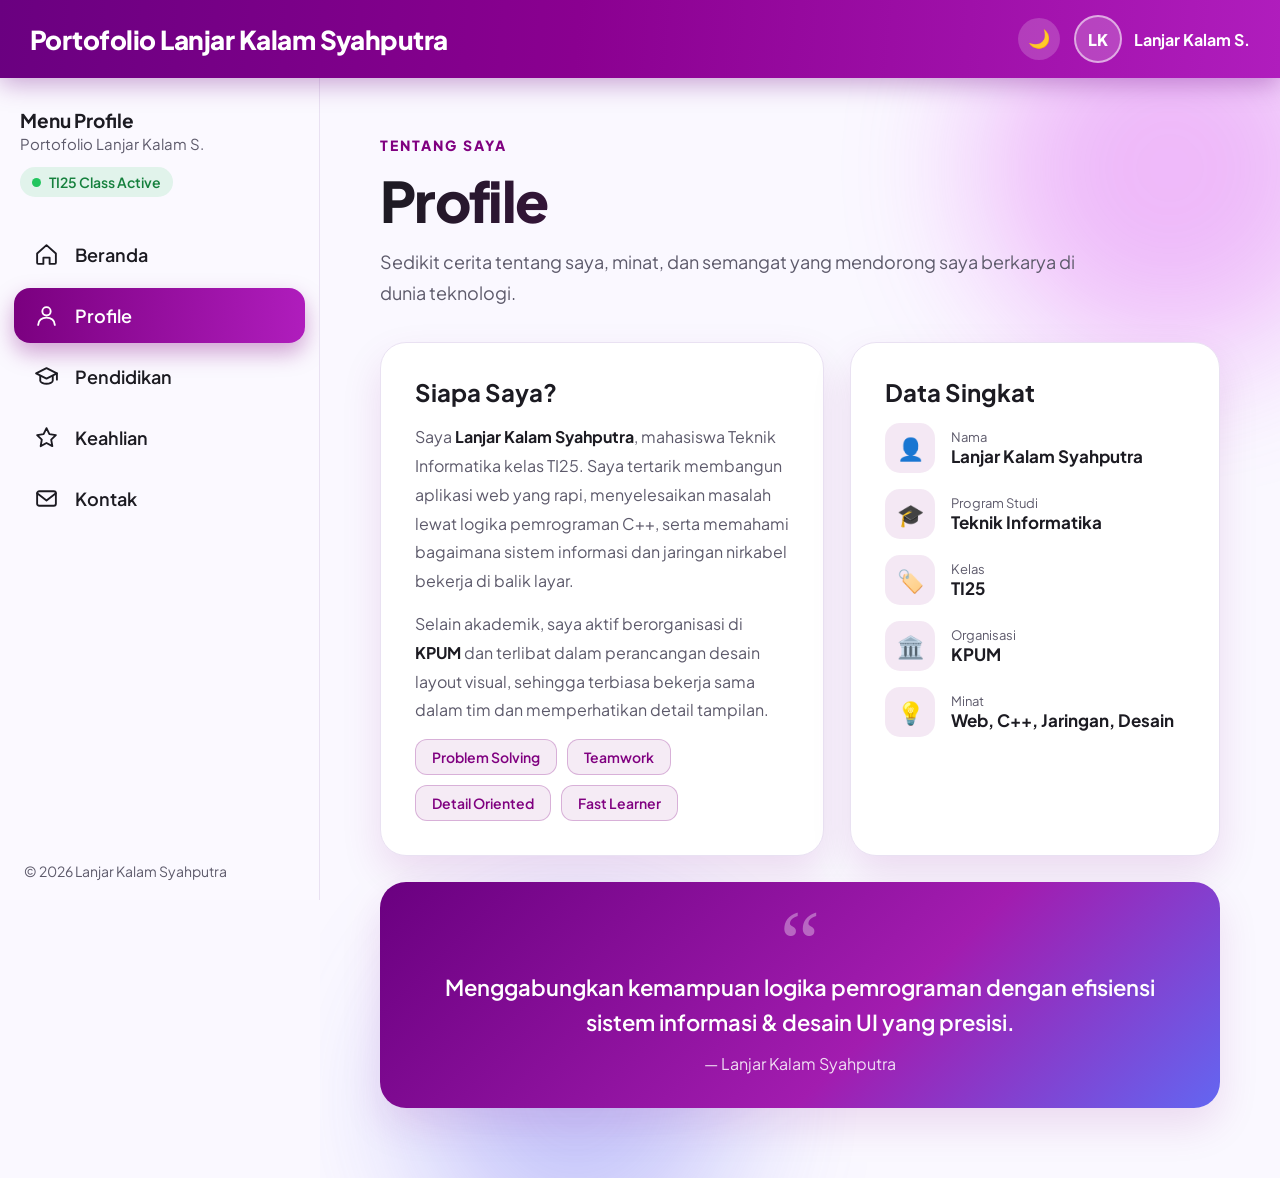
<file: profile.html>
<!DOCTYPE html>
<html lang="id">

<head>
    <meta charset="UTF-8">
    <meta name="viewport" content="width=device-width, initial-scale=1">
    <title>Profile | Portofolio Lanjar Kalam Syahputra</title>
    <link rel="preconnect" href="https://fonts.googleapis.com">
    <link href="https://fonts.googleapis.com/css2?family=Plus+Jakarta+Sans:wght@400;500;600;700;800&display=swap"
        rel="stylesheet">
    <link rel="stylesheet" href="style.css">
    <script src="script.js"></script>
</head>

<body>
    <header class="topbar">
        <button class="burger" id="burger" aria-label="Buka menu">☰</button>
        <a class="logo" href="index.html">Portofolio Lanjar Kalam Syahputra</a>
        <div class="top-right">
            <button class="theme" id="theme" aria-label="Ganti tema">🌙</button>
            <div class="user"><span class="av">LK</span><b>Lanjar Kalam S.</b></div>
        </div>
    </header>
    <div class="layout">
        <aside class="sidebar" id="sidebar">
            <div class="side-head">
                <h3>Menu Profile</h3>
                <p>Portofolio Lanjar Kalam S.</p>
                <div class="live"><i></i>TI25 Class Active</div>
            </div>
            <nav class="nav">
                <a href="index.html"><svg viewBox="0 0 24 24">
                        <path d="M3 11l9-8 9 8v9a1 1 0 0 1-1 1h-5v-6H9v6H4a1 1 0 0 1-1-1z" />
                    </svg><span>Beranda</span></a>
                <a href="profile.html" class="active"><svg viewBox="0 0 24 24">
                        <circle cx="12" cy="8" r="4" />
                        <path d="M4 21c0-4.4 3.6-7 8-7s8 2.6 8 7" />
                    </svg><span>Profile</span></a>
                <a href="pendidikan.html"><svg viewBox="0 0 24 24">
                        <path d="M2 9l10-5 10 5-10 5z" />
                        <path d="M6 11.5V16c0 1.5 3 3 6 3s6-1.5 6-3v-4.5" />
                        <path d="M22 9v6" />
                    </svg><span>Pendidikan</span></a>
                <a href="keahlian.html"><svg viewBox="0 0 24 24">
                        <path d="M12 3l2.8 5.8 6.2.9-4.5 4.4 1.1 6.2L12 17.3 6.4 20.3l1.1-6.2L3 9.7l6.2-.9z" />
                    </svg><span>Keahlian</span></a>
                <a href="kontak.html"><svg viewBox="0 0 24 24">
                        <rect x="3" y="5" width="18" height="14" rx="2" />
                        <path d="M3 7l9 7 9-7" />
                    </svg><span>Kontak</span></a>
            </nav>
            <div class="side-foot">© 2026 Lanjar Kalam Syahputra</div>
        </aside>
        <main class="main">
            <div class="blob b1"></div>
            <div class="blob b2"></div>
            <div class="phead reveal"><span class="eyebrow">Tentang Saya</span>
                <h1>Profile</h1>
                <p>Sedikit cerita tentang saya, minat, dan semangat yang mendorong saya berkarya di dunia teknologi.</p>
            </div>
            <section class="two">
                <article class="card reveal">
                    <h2>Siapa Saya?</h2>
                    <p>Saya <b>Lanjar Kalam Syahputra</b>, mahasiswa Teknik Informatika kelas TI25. Saya tertarik
                        membangun aplikasi web yang rapi, menyelesaikan masalah lewat logika pemrograman C++, serta
                        memahami bagaimana sistem informasi dan jaringan nirkabel bekerja di balik layar.</p>
                    <p>Selain akademik, saya aktif berorganisasi di <b>KPUM</b> dan terlibat dalam perancangan desain
                        layout visual, sehingga terbiasa bekerja sama dalam tim dan memperhatikan detail tampilan.</p>
                    <div class="chips left"><span>Problem Solving</span><span>Teamwork</span><span>Detail
                            Oriented</span><span>Fast Learner</span></div>
                </article>
                <article class="card reveal">
                    <h2>Data Singkat</h2>
                    <ul class="facts">
                        <li><i>👤</i>
                            <div><small>Nama</small><b>Lanjar Kalam Syahputra</b></div>
                        </li>
                        <li><i>🎓</i>
                            <div><small>Program Studi</small><b>Teknik Informatika</b></div>
                        </li>
                        <li><i>🏷️</i>
                            <div><small>Kelas</small><b>TI25</b></div>
                        </li>
                        <li><i>🏛️</i>
                            <div><small>Organisasi</small><b>KPUM</b></div>
                        </li>
                        <li><i>💡</i>
                            <div><small>Minat</small><b>Web, C++, Jaringan, Desain</b></div>
                        </li>
                    </ul>
                </article>
            </section>
            <section class="card reveal quote-big">
                <div class="qm">“</div>
                <p>Menggabungkan kemampuan logika pemrograman dengan efisiensi sistem informasi &amp; desain UI yang
                    presisi.</p>
                <span>— Lanjar Kalam Syahputra</span>
            </section>
        </main>
    </div>
</body>

</html>
</file>
<file: style.css>
:root {
    --p: #800080;
    --p2: #a21caf;
    --p3: #c026d3;
    --ink: #1c1b22;
    --muted: #5d5a6b;
    --bg: #faf8ff;
    --card: #ffffff;
    --line: #e9e1f2;
    --side: #fbf9ff;
    --shadow: 0 18px 40px rgba(128, 0, 128, .12);
}

[data-theme="dark"] {
    --ink: #f3effa;
    --muted: #b9b2cc;
    --bg: #14101c;
    --card: #1d1829;
    --line: #322a45;
    --side: #181322;
    --shadow: 0 18px 40px rgba(0, 0, 0, .4);
}

* {
    box-sizing: border-box;
    margin: 0;
    padding: 0
}

html {
    scroll-behavior: smooth
}

body {
    font-family: 'Plus Jakarta Sans', system-ui, sans-serif;
    background: var(--bg);
    color: var(--ink);
    min-height: 100vh
}

a {
    color: inherit;
    text-decoration: none
}

.topbar {
    height: 78px;
    position: sticky;
    top: 0;
    z-index: 50;
    display: flex;
    align-items: center;
    justify-content: space-between;
    padding: 0 30px;
    color: #fff;
    background: linear-gradient(95deg, #6a0080, #8a0090 45%, #b01dbd);
    box-shadow: 0 6px 24px rgba(106, 0, 128, .35)
}

.logo {
    font-size: 26px;
    font-weight: 800;
    letter-spacing: -.02em
}

.top-right {
    display: flex;
    align-items: center;
    gap: 14px
}

.user {
    display: flex;
    align-items: center;
    gap: 12px;
    font-weight: 600
}

.av {
    width: 48px;
    height: 48px;
    border-radius: 50%;
    background: rgba(255, 255, 255, .2);
    border: 2px solid rgba(255, 255, 255, .55);
    display: grid;
    place-items: center;
    font-weight: 800
}

.theme {
    width: 42px;
    height: 42px;
    border-radius: 50%;
    border: 0;
    background: rgba(255, 255, 255, .18);
    color: #fff;
    font-size: 18px;
    cursor: pointer;
    transition: .25s
}

.theme:hover {
    background: rgba(255, 255, 255, .32);
    transform: rotate(20deg)
}

.burger {
    display: none;
    background: rgba(255, 255, 255, .18);
    border: 0;
    color: #fff;
    width: 42px;
    height: 42px;
    border-radius: 12px;
    font-size: 20px;
    cursor: pointer
}

.layout {
    display: flex;
    min-height: calc(100vh - 78px)
}

.sidebar {
    width: 320px;
    flex: 0 0 320px;
    background: var(--side);
    border-right: 1px solid var(--line);
    padding: 30px 14px 20px;
    position: sticky;
    top: 78px;
    height: calc(100vh - 78px);
    display: flex;
    flex-direction: column;
    overflow-y: auto
}

.side-head {
    padding: 0 6px 24px
}

.side-head h3 {
    font-size: 19px;
    font-weight: 700
}

.side-head p {
    font-size: 15px;
    margin-top: 2px;
    color: var(--muted)
}

.live {
    margin-top: 14px;
    display: inline-flex;
    align-items: center;
    gap: 8px;
    color: #15803d;
    font-weight: 600;
    font-size: 14px;
    background: rgba(34, 197, 94, .12);
    padding: 6px 12px;
    border-radius: 999px
}

.live i {
    width: 9px;
    height: 9px;
    border-radius: 50%;
    background: #22c55e;
    box-shadow: 0 0 0 0 rgba(34, 197, 94, .7);
    animation: pulse 1.8s infinite
}

@keyframes pulse {
    70% {
        box-shadow: 0 0 0 9px rgba(34, 197, 94, 0)
    }

    100% {
        box-shadow: 0 0 0 0 rgba(34, 197, 94, 0)
    }
}

.nav {
    display: flex;
    flex-direction: column;
    gap: 6px;
    margin-top: 6px
}

.nav a {
    display: flex;
    align-items: center;
    gap: 16px;
    padding: 15px 20px;
    border-radius: 16px;
    font-size: 18px;
    font-weight: 600;
    transition: .25s;
    position: relative
}

.nav svg {
    width: 25px;
    height: 25px;
    fill: none;
    stroke: currentColor;
    stroke-width: 1.8;
    stroke-linecap: round;
    stroke-linejoin: round;
    flex: none
}

.nav a:hover {
    background: rgba(128, 0, 128, .09);
    color: var(--p);
    transform: translateX(4px)
}

.nav a.active {
    color: #fff;
    background: linear-gradient(95deg, #7a007f, #b01dbd);
    box-shadow: 0 10px 22px rgba(128, 0, 128, .35)
}

.side-foot {
    margin-top: auto;
    padding: 20px 10px 0;
    color: var(--muted);
    font-size: 14px
}

.main {
    flex: 1;
    min-width: 0;
    padding: 56px 60px 70px;
    position: relative;
    overflow: hidden
}

.blob {
    position: absolute;
    border-radius: 50%;
    filter: blur(70px);
    opacity: .35;
    z-index: 0;
    pointer-events: none;
    animation: float 12s ease-in-out infinite
}

.b1 {
    width: 380px;
    height: 380px;
    background: #d946ef;
    top: -100px;
    right: -80px
}

.b2 {
    width: 320px;
    height: 320px;
    background: #6366f1;
    bottom: -80px;
    left: 10%;
    animation-delay: -5s
}

[data-theme="dark"] .blob {
    opacity: .22
}

@keyframes float {
    50% {
        transform: translate(30px, -30px) scale(1.08)
    }
}

.main>*:not(.blob) {
    position: relative;
    z-index: 1
}

.eyebrow {
    display: inline-block;
    color: var(--p);
    font-weight: 800;
    letter-spacing: .14em;
    text-transform: uppercase;
    font-size: 14px
}

.grad {
    background: linear-gradient(95deg, #7a007f, #d946ef 60%, #6366f1);
    -webkit-background-clip: text;
    background-clip: text;
    color: transparent
}

.hero {
    display: grid;
    grid-template-columns: 1.25fr .85fr;
    gap: 50px;
    align-items: center;
    min-height: 520px
}

.hero h1 {
    font-size: clamp(42px, 5vw, 68px);
    line-height: 1.1;
    font-weight: 800;
    letter-spacing: -.03em;
    margin: 16px 0 22px
}

.lead {
    font-size: 18.5px;
    line-height: 1.8;
    color: var(--muted);
    max-width: 660px
}

.typing {
    margin-top: 20px;
    font-size: 20px;
    font-weight: 600
}

.typing b {
    color: var(--p)
}

.caret {
    animation: blink 1s steps(1) infinite;
    color: var(--p)
}

@keyframes blink {
    50% {
        opacity: 0
    }
}

.btns {
    display: flex;
    gap: 14px;
    margin-top: 30px;
    flex-wrap: wrap
}

.btn {
    display: inline-flex;
    align-items: center;
    gap: 8px;
    padding: 15px 28px;
    border-radius: 14px;
    font: 700 16px 'Plus Jakarta Sans', sans-serif;
    cursor: pointer;
    border: 2px solid var(--p);
    transition: .25s
}

.btn.primary {
    background: linear-gradient(95deg, #7a007f, #b01dbd);
    color: #fff;
    border-color: transparent;
    box-shadow: 0 12px 26px rgba(128, 0, 128, .35)
}

.btn.ghost {
    color: var(--p);
    background: transparent
}

.btn:hover {
    transform: translateY(-3px)
}

.btn.ghost:hover {
    background: var(--p);
    color: #fff
}

.pcard {
    border: 2px solid transparent;
    border-radius: 30px;
    padding: 44px 32px 36px;
    text-align: center;
    box-shadow: var(--shadow);
    background: linear-gradient(var(--card), var(--card)) padding-box, linear-gradient(135deg, #800080, #e879f9, #6366f1) border-box;
    animation: rise 4.5s ease-in-out infinite
}

@keyframes rise {
    50% {
        transform: translateY(-10px)
    }
}

.ring {
    width: 132px;
    height: 132px;
    margin: 0 auto 22px;
    border-radius: 50%;
    padding: 5px;
    background: conic-gradient(from 0deg, #800080, #e879f9, #6366f1, #800080);
    animation: spin 8s linear infinite
}

.avatar {
    width: 100%;
    height: 100%;
    border-radius: 50%;
    background: linear-gradient(135deg, #7a007f, #b01dbd);
    color: #fff;
    display: grid;
    place-items: center;
    font-size: 46px;
    font-weight: 800;
    border: 4px solid var(--card);
    animation: spin 8s linear infinite reverse
}

@keyframes spin {
    to {
        transform: rotate(360deg)
    }
}

.pcard h2 {
    font-size: 24px;
    font-weight: 800
}

.role {
    margin-top: 6px;
    color: var(--muted)
}

.quote {
    margin: 20px 0;
    font-style: italic;
    color: var(--muted);
    line-height: 1.7;
    font-size: 15px
}

.chips {
    display: flex;
    flex-wrap: wrap;
    justify-content: center;
    gap: 10px
}

.chips.left {
    justify-content: flex-start
}

.chips span {
    padding: 8px 16px;
    border-radius: 12px;
    font-size: 14px;
    font-weight: 600;
    color: var(--p);
    background: rgba(128, 0, 128, .08);
    border: 1px solid rgba(128, 0, 128, .25);
    transition: .25s
}

.chips span:hover {
    background: var(--p);
    color: #fff;
    transform: translateY(-3px)
}

.stats {
    display: grid;
    grid-template-columns: repeat(4, 1fr);
    gap: 20px;
    margin: 34px 0
}

.stat {
    background: var(--card);
    border: 1px solid var(--line);
    border-radius: 22px;
    padding: 24px;
    text-align: center;
    box-shadow: var(--shadow)
}

.stat b {
    display: block;
    font-size: 40px;
    font-weight: 800;
    background: linear-gradient(95deg, #7a007f, #d946ef);
    -webkit-background-clip: text;
    background-clip: text;
    color: transparent
}

.stat span {
    color: var(--muted);
    font-weight: 500
}

.quick {
    display: grid;
    grid-template-columns: repeat(auto-fit, minmax(220px, 1fr));
    gap: 20px
}

.qcard {
    background: var(--card);
    border: 1px solid var(--line);
    border-radius: 22px;
    padding: 26px;
    transition: .3s;
    box-shadow: var(--shadow)
}

.qcard:hover {
    transform: translateY(-8px);
    border-color: var(--p2)
}

.qi {
    font-size: 34px;
    width: 60px;
    height: 60px;
    border-radius: 18px;
    display: grid;
    place-items: center;
    background: rgba(128, 0, 128, .09);
    margin-bottom: 14px
}

.qcard h3 {
    font-size: 20px
}

.qcard p {
    color: var(--muted);
    margin: 6px 0 14px;
    font-size: 15px
}

.qcard span {
    color: var(--p);
    font-weight: 700
}

.phead {
    margin-bottom: 34px;
    max-width: 720px
}

.phead h1 {
    font-size: clamp(36px, 4.4vw, 56px);
    font-weight: 800;
    letter-spacing: -.03em;
    margin: 10px 0 12px;
    background: linear-gradient(95deg, var(--ink), var(--p));
    -webkit-background-clip: text;
    background-clip: text;
    color: transparent
}

.phead p {
    color: var(--muted);
    font-size: 18px;
    line-height: 1.7
}

.two {
    display: grid;
    grid-template-columns: 1.2fr 1fr;
    gap: 26px;
    margin-bottom: 26px
}

.card {
    background: var(--card);
    border: 1px solid var(--line);
    border-radius: 26px;
    padding: 34px;
    box-shadow: var(--shadow)
}

.card h2 {
    font-size: 24px;
    margin-bottom: 16px
}

.card p {
    color: var(--muted);
    line-height: 1.8;
    margin-bottom: 14px
}

.card p b {
    color: var(--ink)
}

.facts {
    list-style: none;
    display: flex;
    flex-direction: column;
    gap: 16px
}

.facts li {
    display: flex;
    align-items: center;
    gap: 16px
}

.facts i {
    font-style: normal;
    font-size: 22px;
    width: 50px;
    height: 50px;
    border-radius: 15px;
    background: rgba(128, 0, 128, .09);
    display: grid;
    place-items: center;
    flex: none
}

.facts small {
    display: block;
    color: var(--muted);
    font-size: 13px
}

.facts b {
    font-size: 17px
}

.quote-big {
    text-align: center;
    background: linear-gradient(135deg, #6a0080, #a21caf 60%, #6366f1);
    color: #fff;
    border: 0;
    position: relative
}

.quote-big p {
    color: #fff;
    font-size: 22px;
    font-weight: 600;
    max-width: 760px;
    margin: 0 auto 12px;
    line-height: 1.6
}

.quote-big span {
    opacity: .85
}

.qm {
    font-size: 90px;
    line-height: .6;
    opacity: .35;
    font-family: Georgia, serif
}

.timeline {
    position: relative;
    padding-left: 44px;
    max-width: 860px
}

.timeline::before {
    content: "";
    position: absolute;
    left: 13px;
    top: 8px;
    bottom: 8px;
    width: 3px;
    border-radius: 3px;
    background: linear-gradient(var(--p), #6366f1)
}

.tl {
    position: relative;
    margin-bottom: 26px
}

.dot {
    position: absolute;
    left: -41px;
    top: 26px;
    width: 22px;
    height: 22px;
    border-radius: 50%;
    background: var(--card);
    border: 5px solid var(--p);
    box-shadow: 0 0 0 6px rgba(128, 0, 128, .15)
}

.tl-card {
    background: var(--card);
    border: 1px solid var(--line);
    border-radius: 24px;
    padding: 28px;
    box-shadow: var(--shadow);
    transition: .3s
}

.tl-card:hover {
    transform: translateX(8px)
}

.date {
    display: inline-block;
    background: rgba(128, 0, 128, .1);
    color: var(--p);
    font-weight: 700;
    font-size: 13px;
    padding: 5px 14px;
    border-radius: 999px
}

.tl-card h3 {
    font-size: 22px;
    margin: 12px 0 4px
}

.inst {
    color: var(--p);
    font-weight: 600;
    margin-bottom: 10px
}

.tl-card p {
    color: var(--muted);
    line-height: 1.7;
    margin-bottom: 14px
}

.skills {
    display: grid;
    grid-template-columns: repeat(auto-fill, minmax(310px, 1fr));
    gap: 24px
}

.skill {
    background: var(--card);
    border: 1px solid var(--line);
    border-radius: 26px;
    padding: 30px;
    box-shadow: var(--shadow);
    transition: .3s
}

.skill:hover {
    transform: translateY(-8px);
    border-color: var(--p2)
}

.si {
    font-size: 32px;
    width: 62px;
    height: 62px;
    border-radius: 19px;
    display: grid;
    place-items: center;
    background: linear-gradient(135deg, rgba(128, 0, 128, .14), rgba(99, 102, 241, .14));
    margin-bottom: 16px
}

.skill h3 {
    font-size: 21px
}

.skill p {
    color: var(--muted);
    margin: 8px 0 18px;
    line-height: 1.6;
    font-size: 15px
}

.bar {
    height: 10px;
    border-radius: 99px;
    background: rgba(128, 0, 128, .12);
    overflow: hidden
}

.fill {
    height: 100%;
    width: 0;
    border-radius: 99px;
    background: linear-gradient(90deg, #7a007f, #d946ef, #6366f1);
    transition: width 1.4s cubic-bezier(.2, .8, .2, 1)
}

.pct {
    display: flex;
    justify-content: space-between;
    font-size: 13px;
    color: var(--muted);
    margin: 8px 0 16px
}

.pct b {
    color: var(--p)
}

.social {
    display: flex;
    gap: 10px;
    margin-top: 24px;
    flex-wrap: wrap
}

.social a {
    padding: 10px 18px;
    border-radius: 12px;
    font-weight: 600;
    background: rgba(128, 0, 128, .09);
    color: var(--p);
    transition: .25s
}

.social a:hover {
    background: var(--p);
    color: #fff;
    transform: translateY(-3px)
}

form {
    display: flex;
    flex-direction: column;
    gap: 14px
}

input,
textarea {
    width: 100%;
    padding: 15px 18px;
    border-radius: 14px;
    border: 1px solid var(--line);
    background: var(--bg);
    color: var(--ink);
    font: 16px 'Plus Jakarta Sans', sans-serif;
    outline: none;
    transition: .2s
}

input:focus,
textarea:focus {
    border-color: var(--p2);
    box-shadow: 0 0 0 4px rgba(162, 28, 175, .15)
}

textarea {
    min-height: 150px;
    resize: vertical
}

.ok {
    display: none;
    background: rgba(34, 197, 94, .14);
    color: #15803d;
    padding: 14px 18px;
    border-radius: 14px;
    font-weight: 600
}

.reveal {
    opacity: 0;
    transform: translateY(26px);
    transition: opacity .7s ease, transform .7s ease
}

.reveal.show {
    opacity: 1;
    transform: none
}

@media(max-width:1100px) {

    .hero,
    .two {
        grid-template-columns: 1fr
    }

    .stats {
        grid-template-columns: repeat(2, 1fr)
    }

    .main {
        padding: 40px 28px 60px
    }
}

@media(max-width:860px) {
    .burger {
        display: block
    }

    .logo {
        font-size: 19px;
        flex: 1;
        margin-left: 12px
    }

    .user b {
        display: none
    }

    .topbar {
        padding: 0 16px
    }

    .sidebar {
        position: fixed;
        left: 0;
        top: 78px;
        z-index: 40;
        transform: translateX(-100%);
        transition: .3s;
        width: 290px;
        box-shadow: 0 0 0 100vmax rgba(0, 0, 0, 0)
    }

    .sidebar.open {
        transform: none;
        box-shadow: 0 0 0 100vmax rgba(0, 0, 0, .45)
    }

    .main {
        padding: 32px 18px 50px
    }
}

.tl-card p.inst {
    color: var(--p);
    margin-bottom: 10px
}
</file>
